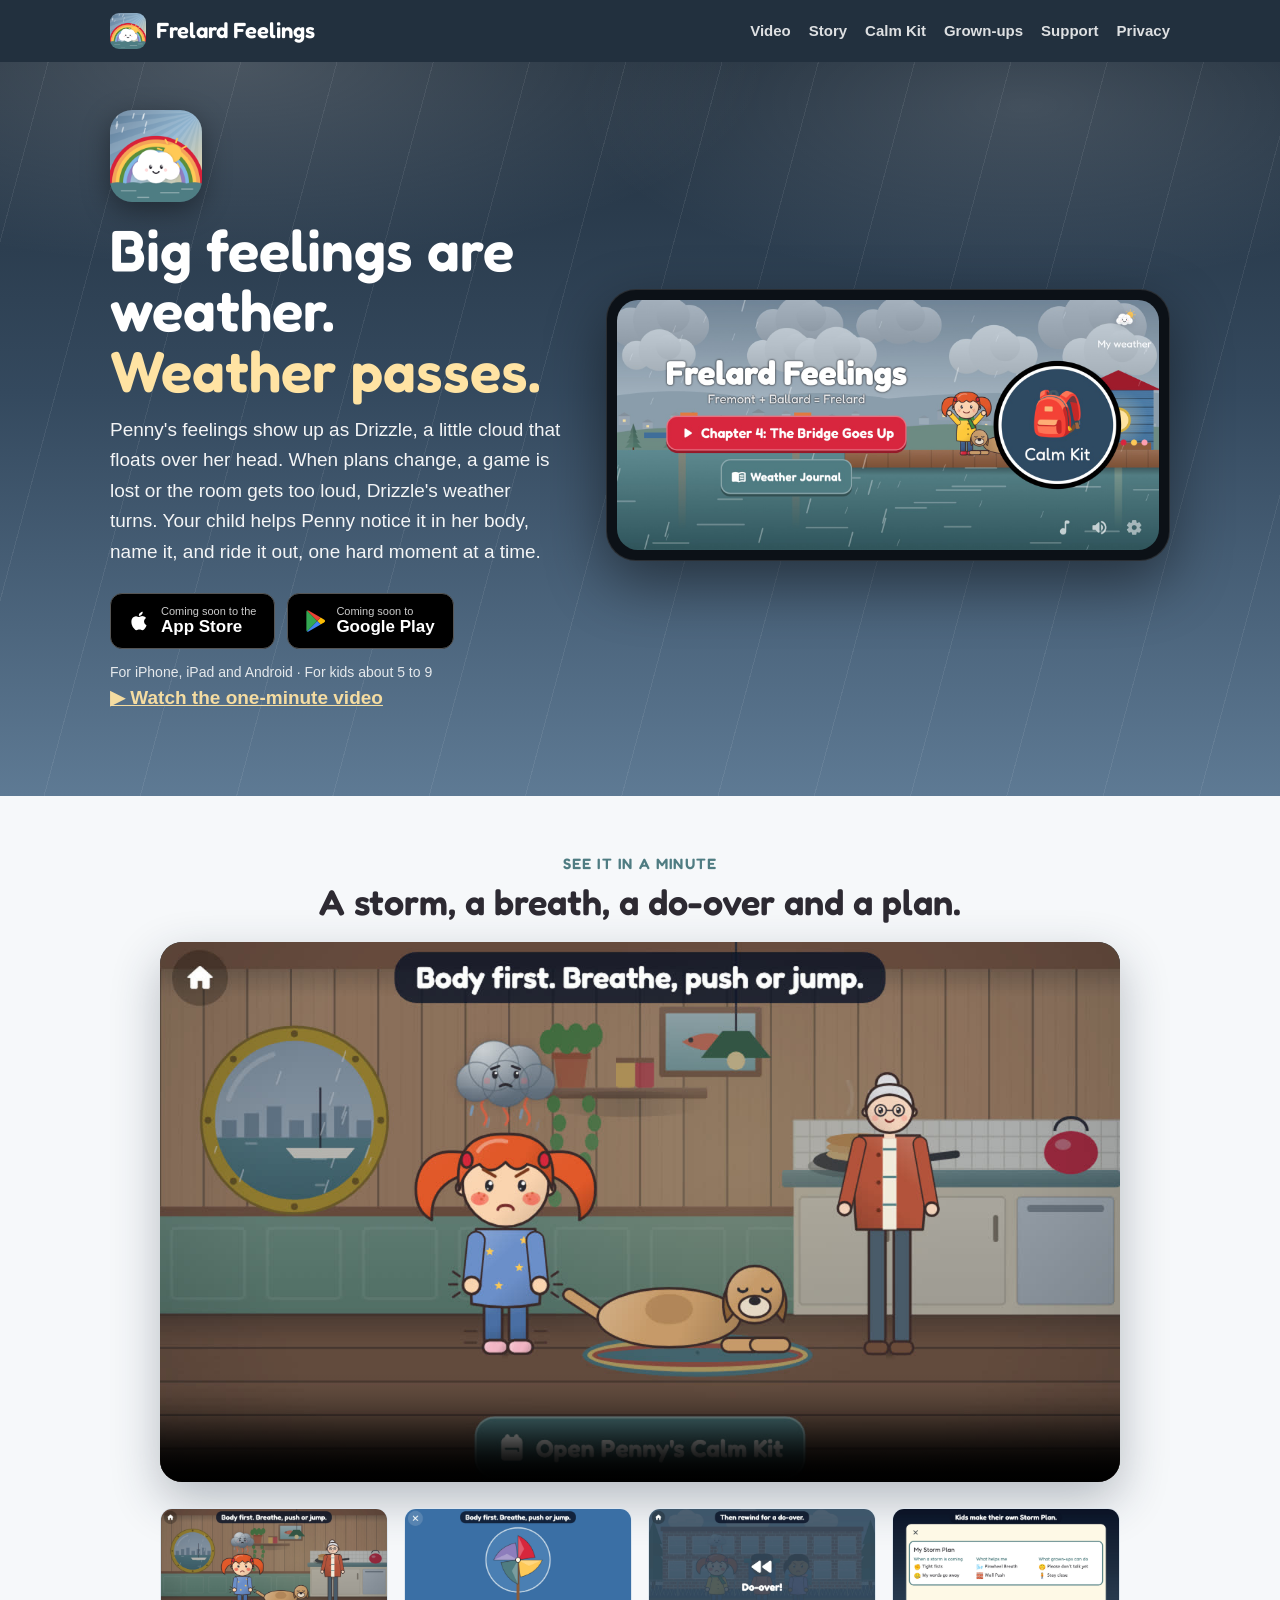
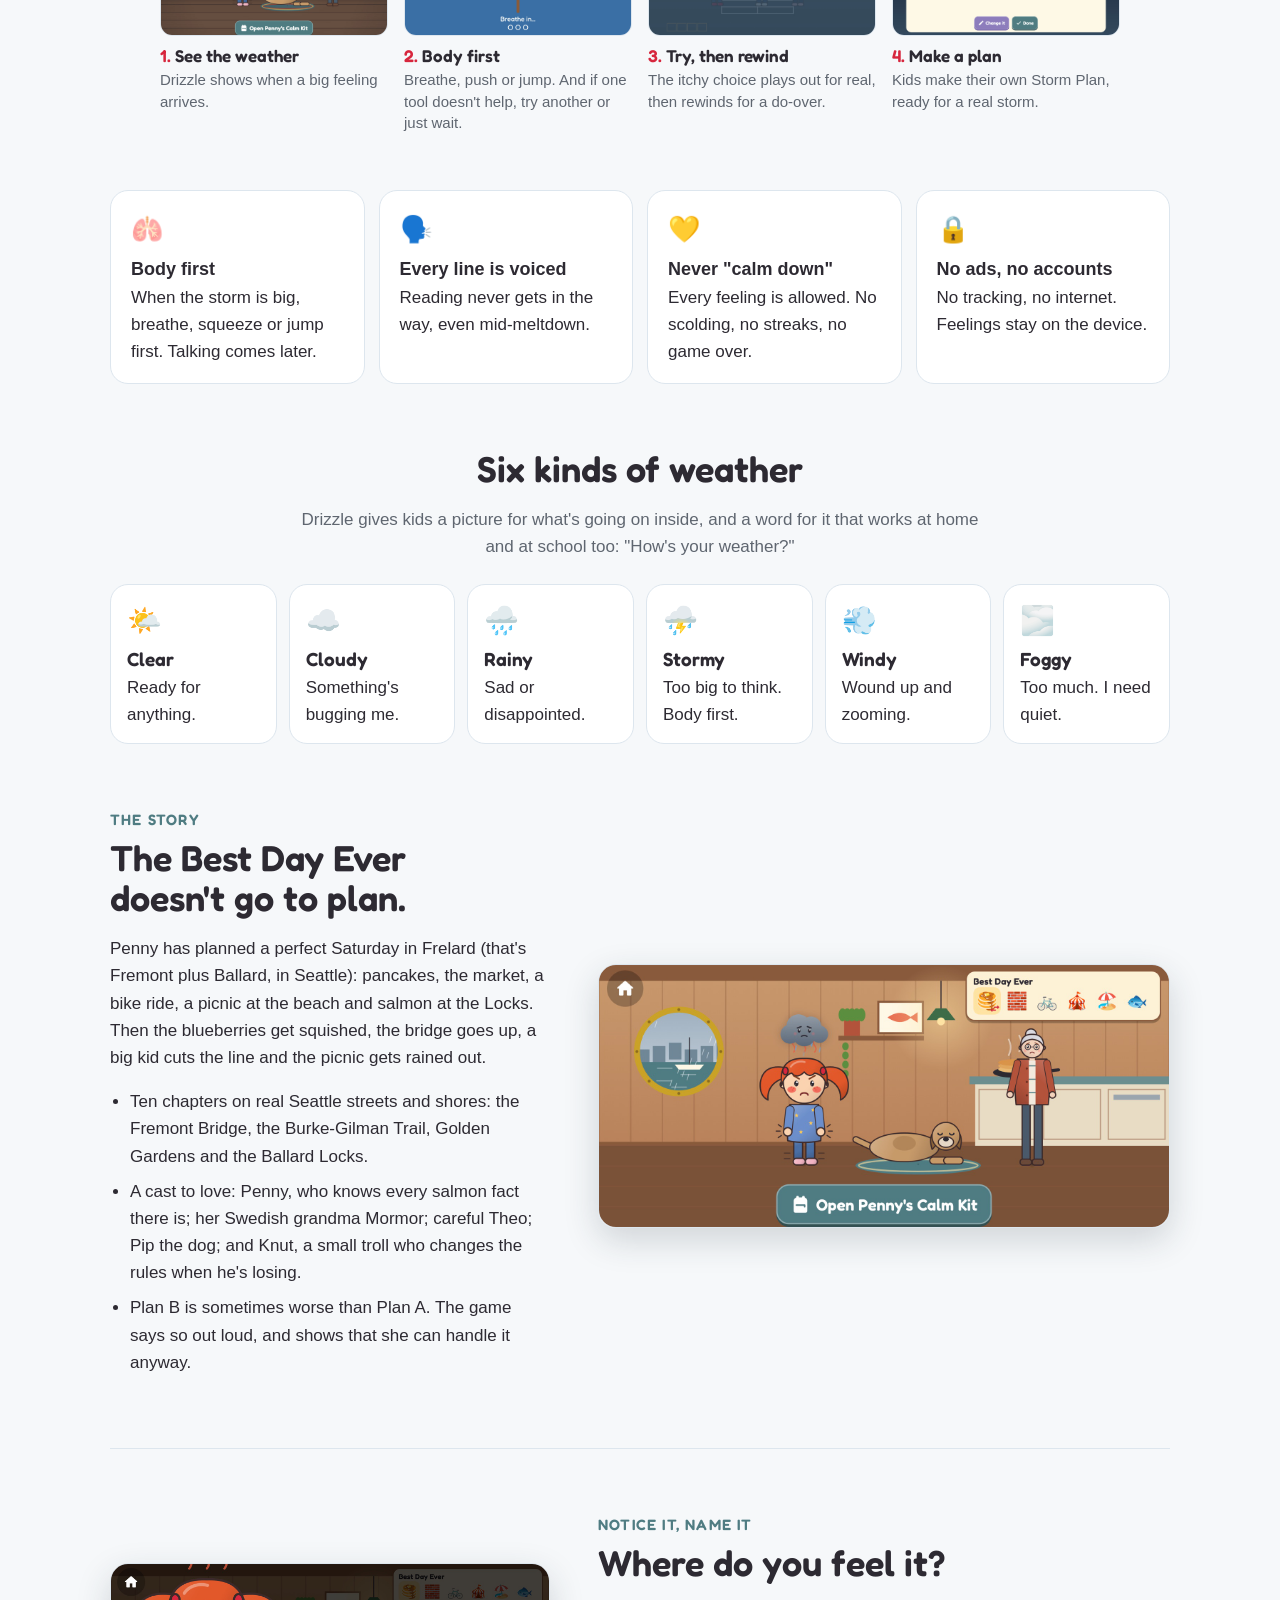
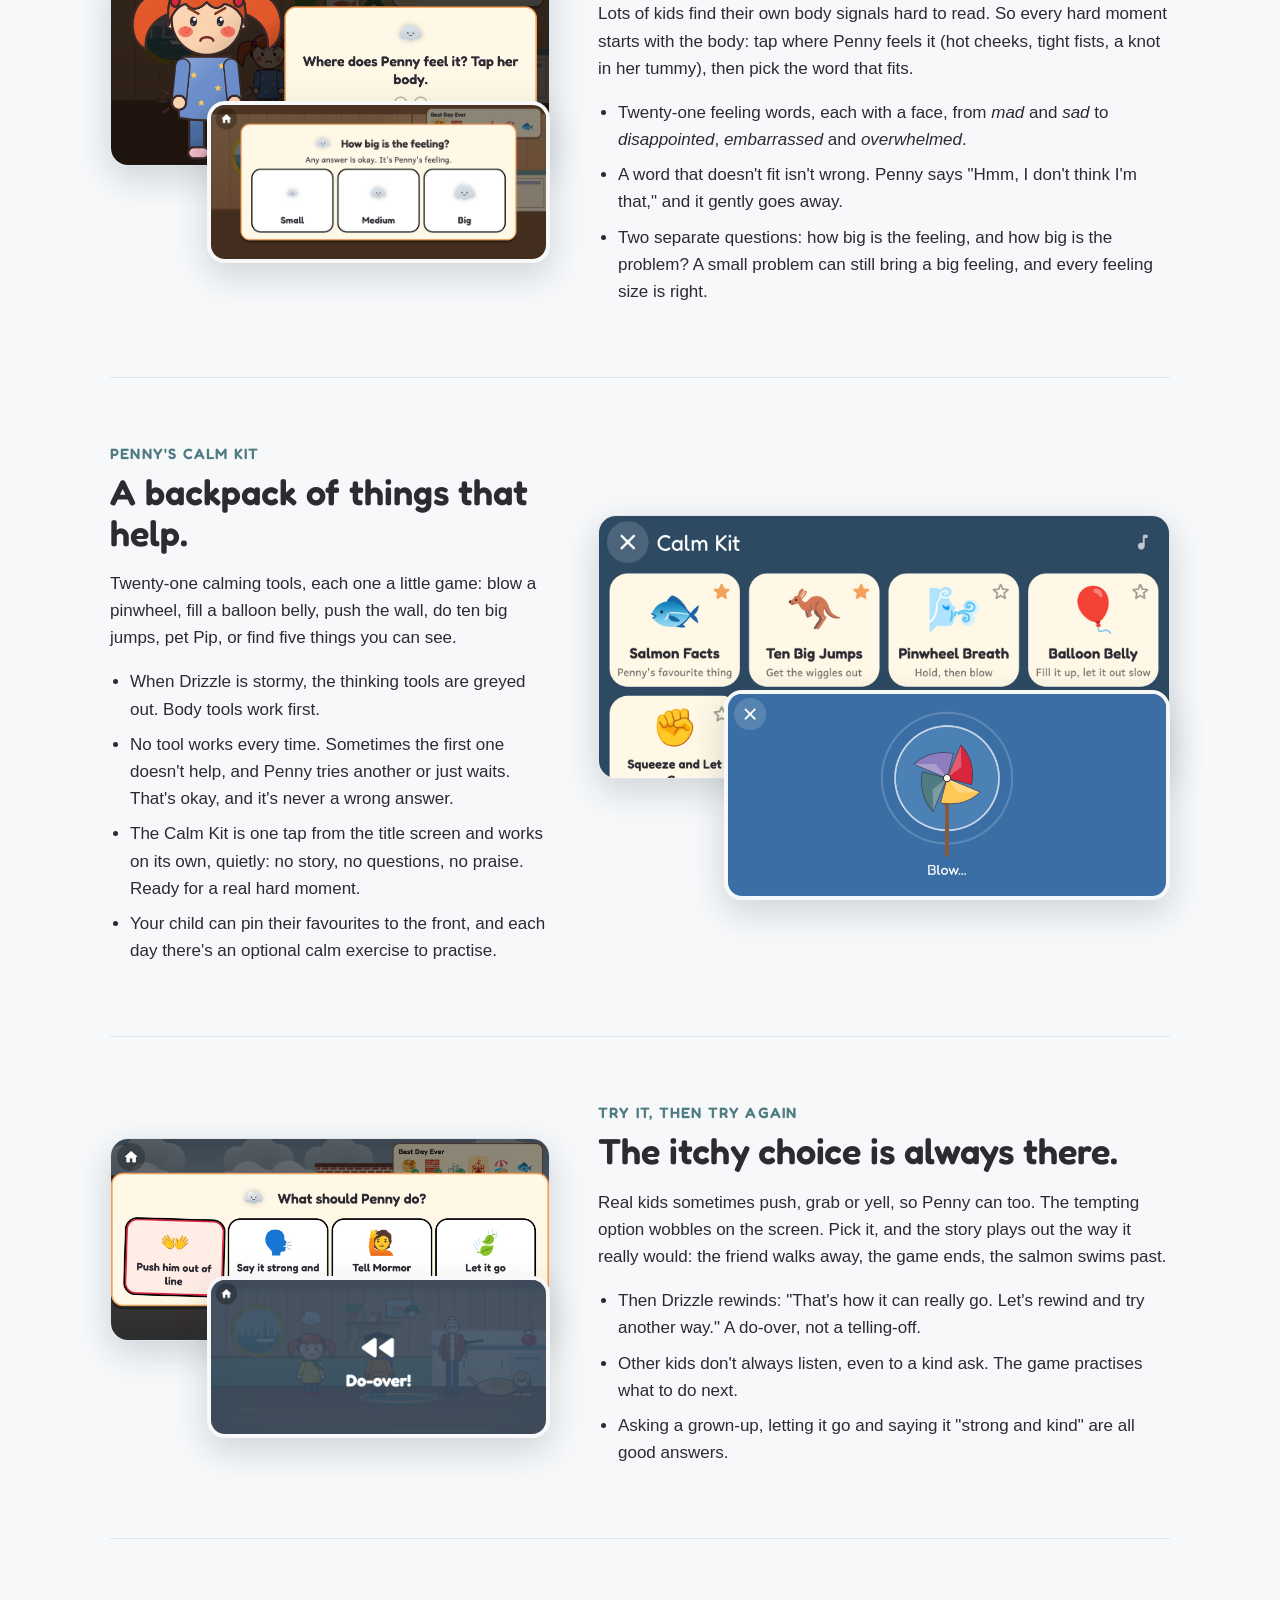
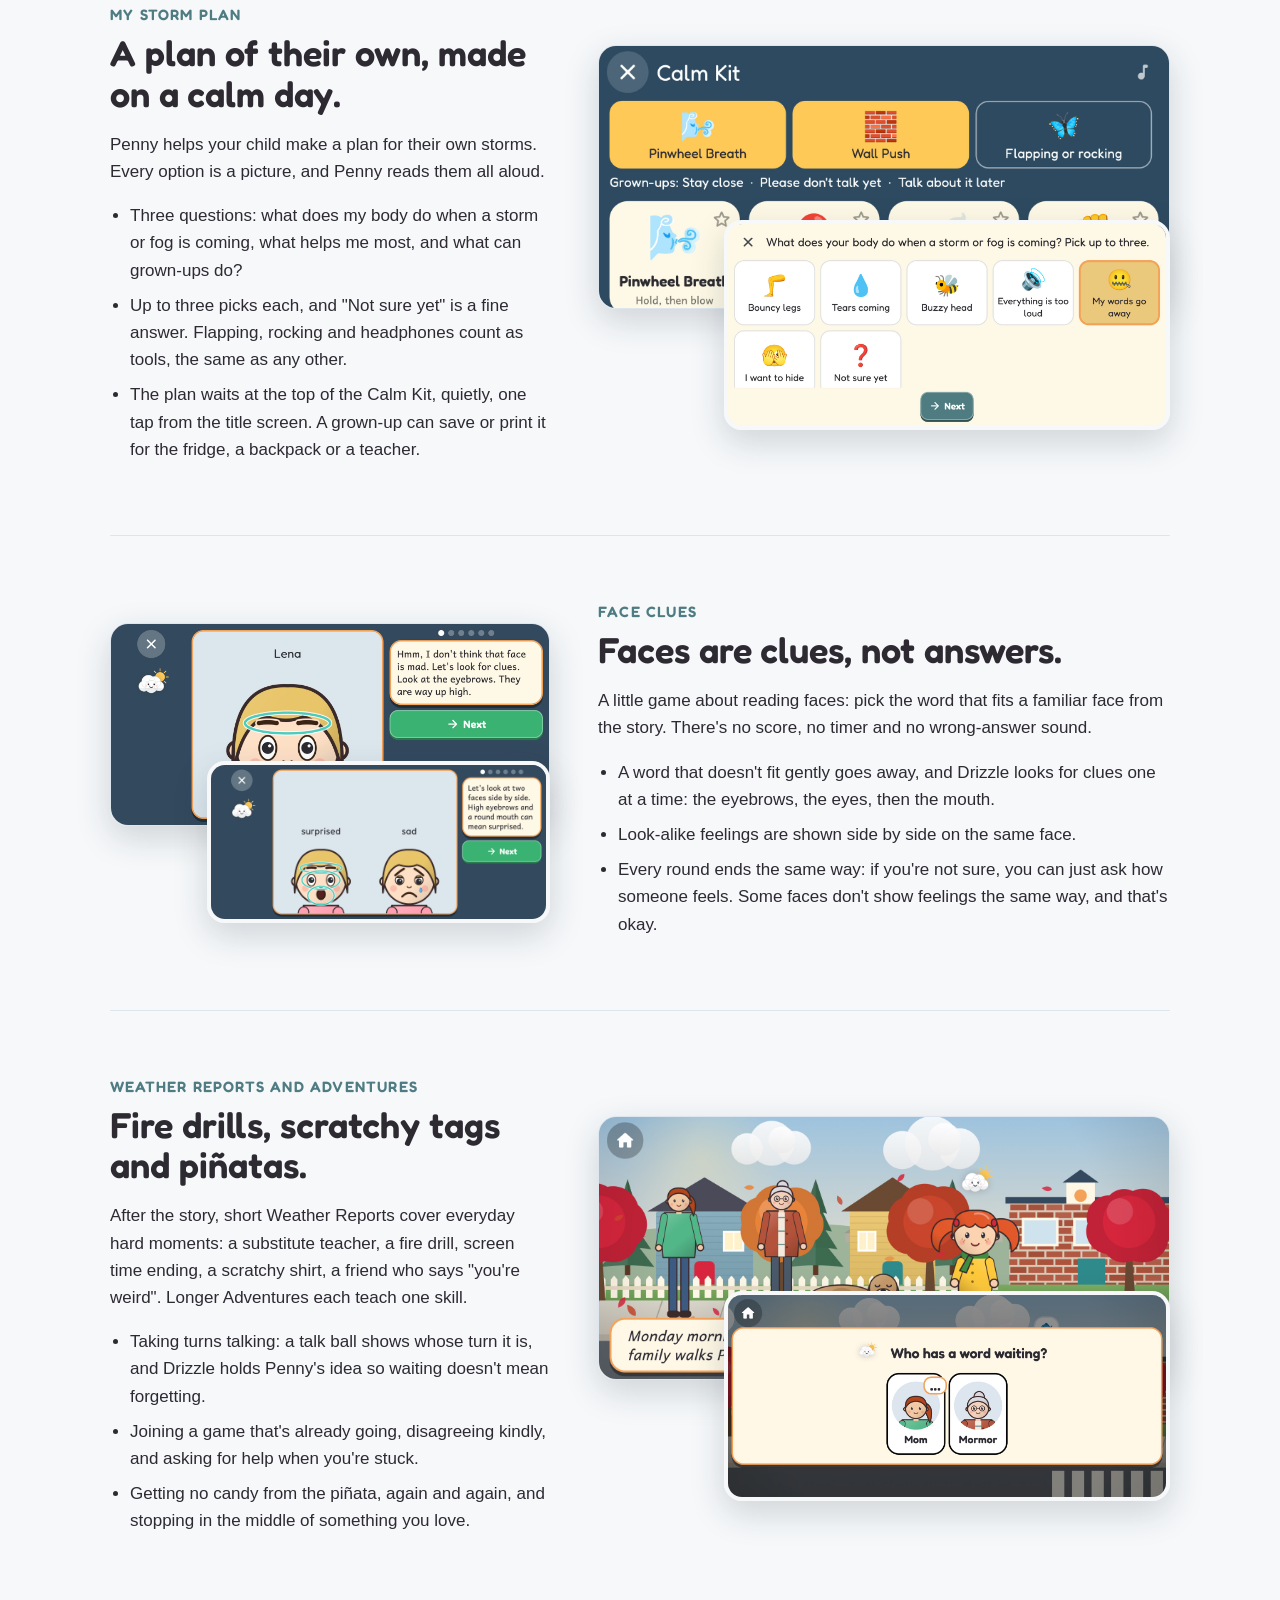
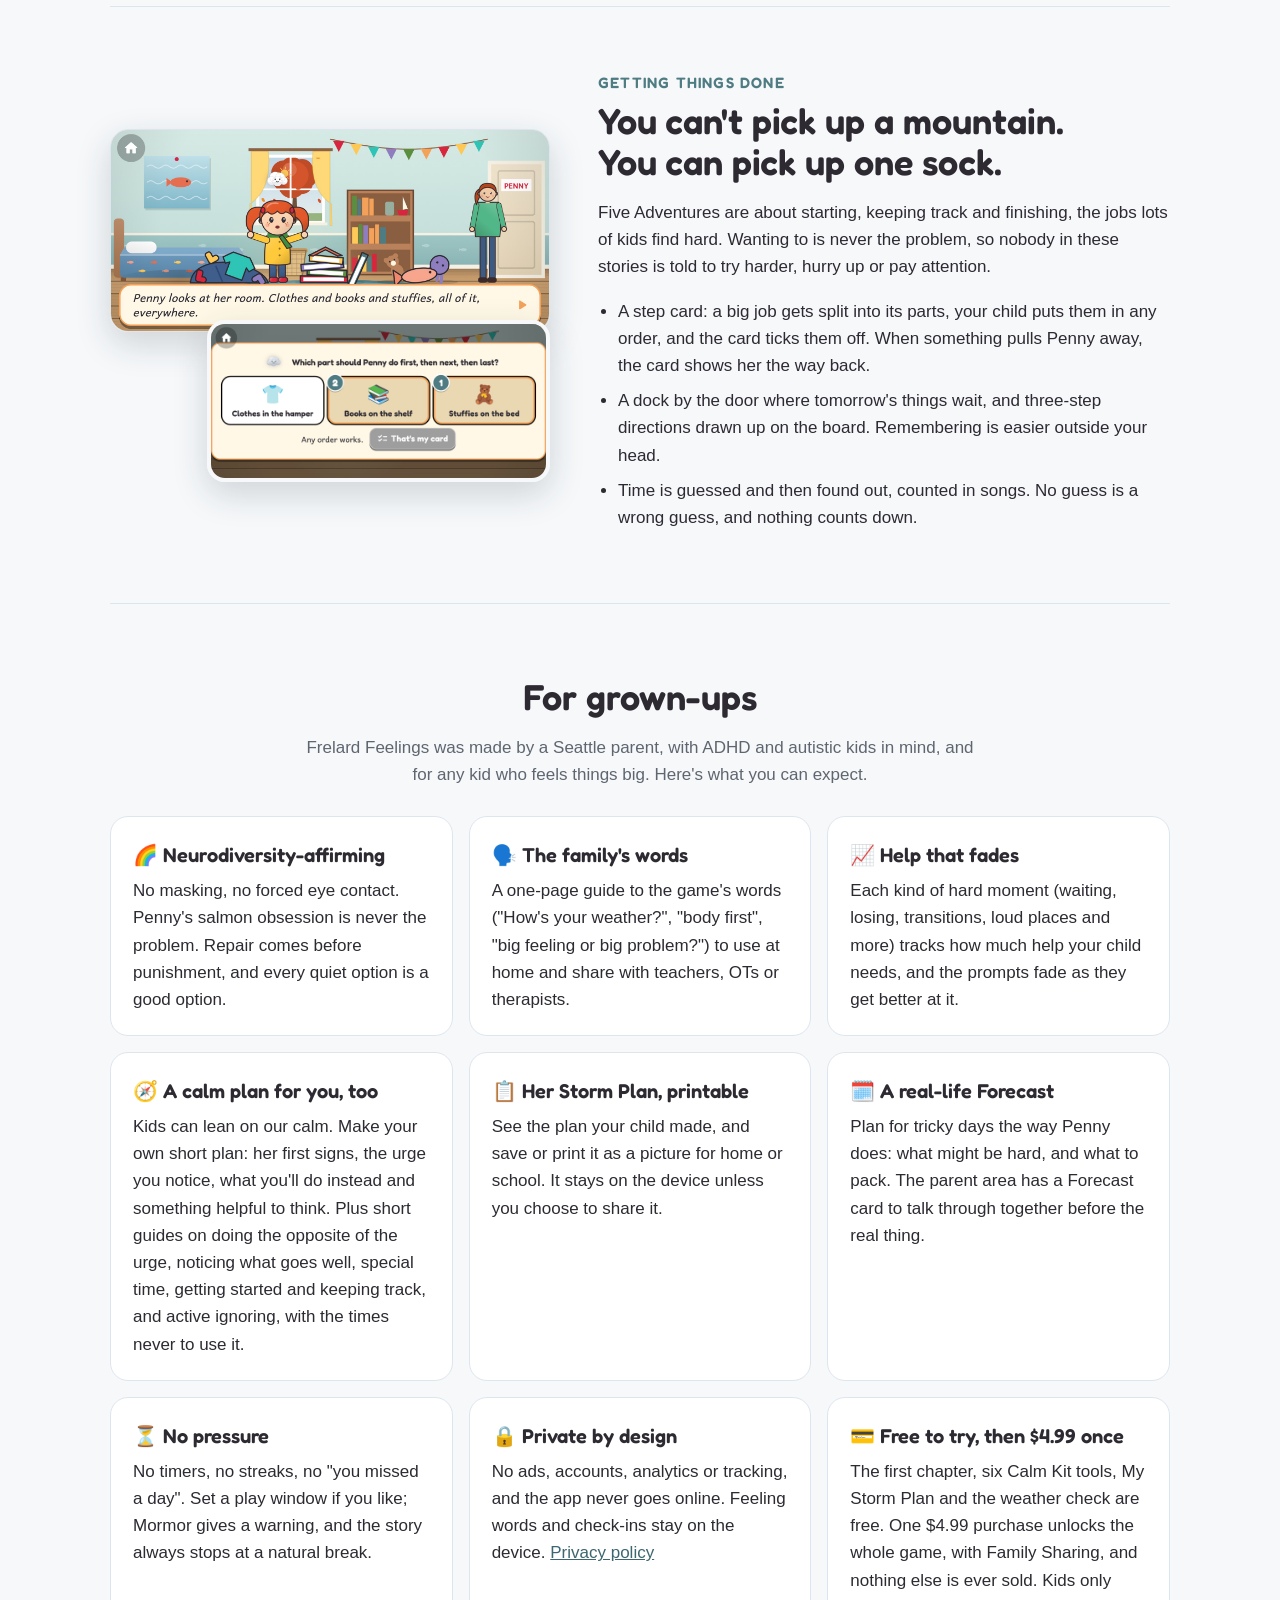
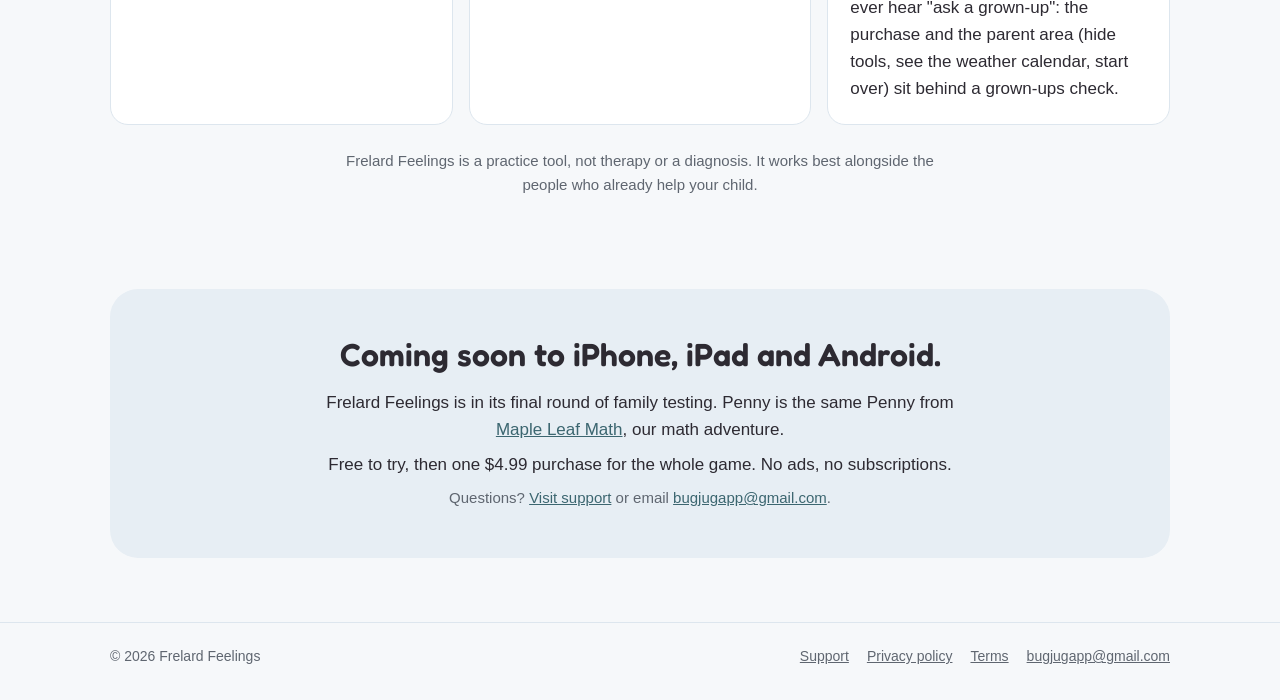
<file: index.html>
<!DOCTYPE html>
<html lang="en">
<head>
  <meta charset="utf-8">
  <meta name="viewport" content="width=device-width, initial-scale=1">
  <title>Frelard Feelings: A Story About Big Feelings</title>
  <meta name="description" content="A story game for kids about big feelings. Help Penny through plan changes, losing, waiting, loud places and friend trouble, with Drizzle, the little weather cloud that shows how she feels. Body first, then words. Kids make their own Storm Plan, and grown-ups get a calm plan too. Fully voiced, no ads, no accounts, no tracking. For iPhone, iPad and Android.">
  <meta property="og:title" content="Frelard Feelings: A Story About Big Feelings">
  <meta property="og:description" content="Penny's feelings show up as Drizzle, a little weather cloud. Help her notice, name and ride out big feelings, one hard moment at a time. Fully voiced, no ads, no tracking.">
  <meta property="og:image" content="https://frelardfeelings.github.io/img/og.jpg">
  <meta property="og:url" content="https://frelardfeelings.github.io/">
  <meta name="twitter:card" content="summary_large_image">
  <meta name="theme-color" content="#22303e">
  <link rel="icon" href="favicon.png">
  <link rel="apple-touch-icon" href="apple-touch-icon.png">
  <link rel="stylesheet" href="style.css">
</head>
<body>
<header class="bar">
  <div class="wrap">
    <a class="brand" href="./"><img src="img/icon.png" alt="">Frelard Feelings</a>
    <nav>
      <a class="wide" href="#video">Video</a>
      <a class="wide" href="#story">Story</a>
      <a class="wide" href="#calm">Calm Kit</a>
      <a class="wide" href="#grownups">Grown-ups</a>
      <a href="support.html">Support</a>
      <a href="privacy.html">Privacy</a>
    </nav>
  </div>
</header>

<section class="hero">
  <div class="wrap">
    <div>
      <img class="hero-icon" src="img/icon.png" alt="Frelard Feelings app icon">
      <h1>Big feelings are weather.<br><em>Weather passes.</em></h1>
      <p>Penny's feelings show up as Drizzle, a little cloud that floats over her head. When plans
        change, a game is lost or the room gets too loud, Drizzle's weather turns. Your child helps
        Penny notice it in her body, name it, and ride it out, one hard moment at a time.</p>
      <div class="cta">
        <span class="badge" aria-label="Coming soon to the App Store">
          <svg width="22" height="22" viewBox="0 0 24 24" aria-hidden="true"><path fill="currentColor" d="M16.4 12.6c0-2.6 2.1-3.8 2.2-3.9-1.2-1.8-3.1-2-3.7-2-1.6-.2-3.1.9-3.9.9-.8 0-2-.9-3.3-.9-1.7 0-3.3 1-4.2 2.5-1.8 3.1-.5 7.7 1.3 10.2.9 1.2 1.9 2.6 3.2 2.6 1.3-.1 1.8-.8 3.3-.8 1.6 0 2 .8 3.3.8 1.4 0 2.3-1.3 3.1-2.5 1-1.4 1.4-2.8 1.4-2.9 0 0-2.7-1-2.7-4zM13.9 5c.7-.9 1.2-2 1-3.2-1 0-2.3.7-3 1.6-.7.8-1.2 2-1.1 3.1 1.2.1 2.3-.6 3.1-1.5z"/></svg>
          <span><small>Coming soon to the</small>App Store</span>
        </span>
        <span class="badge" aria-label="Coming soon to Google Play">
          <svg width="20" height="22" viewBox="0 0 20 22" aria-hidden="true"><path fill="#34a853" d="M1 .6 11.3 11 1 21.4c-.4-.2-.6-.6-.6-1.1V1.7C.4 1.2.6.8 1 .6z"/><path fill="#fbbc04" d="m14.7 7.6 3.6 2.1c1 .6 1 2 0 2.6l-3.6 2.1-3.4-3.4z"/><path fill="#4285f4" d="M11.3 11 14.7 14.4 2.5 21.4c-.5.3-1 .3-1.5 0z"/><path fill="#ea4335" d="M1 .6c.5-.3 1-.3 1.5 0l12.2 7-3.4 3.4z"/></svg>
          <span><small>Coming soon to</small>Google Play</span>
        </span>
        <span class="note">For iPhone, iPad and Android · For kids about 5 to 9</span>
      </div>
      <p class="watch"><a href="#video">▶ Watch the one-minute video</a></p>
    </div>
    <div class="device"><img src="img/title.jpg" alt="The title screen: Penny and Pip on the houseboat dock in the rain, with a big Calm Kit button"></div>
  </div>
</section>

<main class="wrap">
  <section class="ad" id="video" aria-labelledby="ad-title">
    <div class="ad-head">
      <p class="kicker">See it in a minute</p>
      <h2 id="ad-title">A storm, a breath, a do-over and a plan.</h2>
    </div>
    <video controls playsinline preload="none" poster="img/ad-poster.jpg" width="1280" height="720"
      aria-label="A one-minute Frelard Feelings video. Penny's salmon cup is dirty and Drizzle turns stormy. She breathes with the pinwheel, and when one tool doesn't help, she tries another and the storm passes. At four square she tries the itchy choice, kicks the ball away, then rewinds for a do-over. Then a child makes their own Storm Plan, which waits in the Calm Kit, and a grown-up picks their own calm plan.">
      <source src="video/frelard-feelings.mp4" type="video/mp4">
    </video>
    <ol class="steps">
      <li><img src="img/ad-step1.jpg" alt="Penny with tight fists and Drizzle stormy over her head, with a button to open the Calm Kit" loading="lazy">
        <strong>See the weather</strong>Drizzle shows when a big feeling arrives.</li>
      <li><img src="img/ad-step2.jpg" alt="Pinwheel Breath: breathe in, then blow" loading="lazy">
        <strong>Body first</strong>Breathe, push or jump. And if one tool doesn't help, try another or just wait.</li>
      <li><img src="img/ad-step3.jpg" alt="The Do-over card rewinding the scene" loading="lazy">
        <strong>Try, then rewind</strong>The itchy choice plays out for real, then rewinds for a do-over.</li>
      <li><img src="img/ad-step4.jpg" alt="My Storm Plan: when a storm is coming, what helps me and what grown-ups can do" loading="lazy">
        <strong>Make a plan</strong>Kids make their own Storm Plan, ready for a real storm.</li>
    </ol>
  </section>

  <ul class="pills">
    <li><span class="e">🫁</span><strong>Body first</strong>When the storm is big, breathe, squeeze or jump first. Talking comes later.</li>
    <li><span class="e">🗣️</span><strong>Every line is voiced</strong>Reading never gets in the way, even mid-meltdown.</li>
    <li><span class="e">💛</span><strong>Never "calm down"</strong>Every feeling is allowed. No scolding, no streaks, no game over.</li>
    <li><span class="e">🔒</span><strong>No ads, no accounts</strong>No tracking, no internet. Feelings stay on the device.</li>
  </ul>

  <section class="weathers" aria-labelledby="weathers-h">
    <h2 id="weathers-h">Six kinds of weather</h2>
    <p>Drizzle gives kids a picture for what's going on inside, and a word for it that works at
      home and at school too: "How's your weather?"</p>
    <ul>
      <li><span class="e">🌤️</span><strong>Clear</strong>Ready for anything.</li>
      <li><span class="e">☁️</span><strong>Cloudy</strong>Something's bugging me.</li>
      <li><span class="e">🌧️</span><strong>Rainy</strong>Sad or disappointed.</li>
      <li><span class="e">⛈️</span><strong>Stormy</strong>Too big to think. Body first.</li>
      <li><span class="e">💨</span><strong>Windy</strong>Wound up and zooming.</li>
      <li><span class="e">🌫️</span><strong>Foggy</strong>Too much. I need quiet.</li>
    </ul>
  </section>

  <div class="feature" id="story">
    <div>
      <p class="kicker">The story</p>
      <h2>The Best Day Ever<br>doesn't go to plan.</h2>
      <p>Penny has planned a perfect Saturday in Frelard (that's Fremont plus Ballard, in Seattle):
        pancakes, the market, a bike ride, a picnic at the beach and salmon at the Locks. Then the
        blueberries get squished, the bridge goes up, a big kid cuts the line and the picnic gets
        rained out.</p>
      <ul>
        <li>Ten chapters on real Seattle streets and shores: the Fremont Bridge, the Burke-Gilman
          Trail, Golden Gardens and the Ballard Locks.</li>
        <li>A cast to love: Penny, who knows every salmon fact there is; her Swedish grandma Mormor;
          careful Theo; Pip the dog; and Knut, a small troll who changes the rules when he's losing.</li>
        <li>Plan B is sometimes worse than Plan A. The game says so out loud, and shows that she can
          handle it anyway.</li>
      </ul>
    </div>
    <figure>
      <img class="shot" src="img/drizzle.jpg" alt="Penny in the houseboat kitchen with tight fists, and Drizzle stormy over her head" loading="lazy">
    </figure>
  </div>

  <div class="feature flip">
    <div>
      <p class="kicker">Notice it, name it</p>
      <h2>Where do you feel it?</h2>
      <p>Lots of kids find their own body signals hard to read. So every hard moment starts with the
        body: tap where Penny feels it (hot cheeks, tight fists, a knot in her tummy), then pick the
        word that fits.</p>
      <ul>
        <li>Twenty-one feeling words, each with a face, from <em>mad</em> and <em>sad</em> to
          <em>disappointed</em>, <em>embarrassed</em> and <em>overwhelmed</em>.</li>
        <li>A word that doesn't fit isn't wrong. Penny says "Hmm, I don't think I'm that," and it
          gently goes away.</li>
        <li>Two separate questions: how big is the feeling, and how big is the problem? A small
          problem can still bring a big feeling, and every feeling size is right.</li>
      </ul>
    </div>
    <figure>
      <img class="shot" src="img/notice.jpg" alt="The body map: where does Penny feel it? Tap her body" loading="lazy">
      <img class="shot small" src="img/size.jpg" alt="How big is the feeling? Small, medium or big" loading="lazy">
    </figure>
  </div>

  <div class="feature" id="calm">
    <div>
      <p class="kicker">Penny's Calm Kit</p>
      <h2>A backpack of things that help.</h2>
      <p>Twenty-one calming tools, each one a little game: blow a pinwheel, fill a balloon belly, push
        the wall, do ten big jumps, pet Pip, or find five things you can see.</p>
      <ul>
        <li>When Drizzle is stormy, the thinking tools are greyed out. Body tools work first.</li>
        <li>No tool works every time. Sometimes the first one doesn't help, and Penny tries another
          or just waits. That's okay, and it's never a wrong answer.</li>
        <li>The Calm Kit is one tap from the title screen and works on its own, quietly: no story,
          no questions, no praise. Ready for a real hard moment.</li>
        <li>Your child can pin their favourites to the front, and each day there's an optional calm
          exercise to practise.</li>
      </ul>
    </div>
    <figure>
      <img class="shot" src="img/kit.jpg" alt="The Calm Kit: Salmon Facts, Ten Big Jumps, Pinwheel Breath, Balloon Belly and more" loading="lazy">
      <img class="shot small" src="img/pinwheel.jpg" alt="Pinwheel Breath: hold to breathe in, let go to blow" loading="lazy">
    </figure>
  </div>

  <div class="feature flip">
    <div>
      <p class="kicker">Try it, then try again</p>
      <h2>The itchy choice is always there.</h2>
      <p>Real kids sometimes push, grab or yell, so Penny can too. The tempting option wobbles on the
        screen. Pick it, and the story plays out the way it really would: the friend walks away, the
        game ends, the salmon swims past.</p>
      <ul>
        <li>Then Drizzle rewinds: "That's how it can really go. Let's rewind and try another way."
          A do-over, not a telling-off.</li>
        <li>Other kids don't always listen, even to a kind ask. The game practises what to do next.</li>
        <li>Asking a grown-up, letting it go and saying it "strong and kind" are all good answers.</li>
      </ul>
    </div>
    <figure>
      <img class="shot" src="img/itchy.jpg" alt="What should Penny do? Push him out of line, which wobbles, say it strong and kind, tell Mormor, or let it go" loading="lazy">
      <img class="shot small" src="img/rewind.jpg" alt="The Do-over card rewinding the scene" loading="lazy">
    </figure>
  </div>

  <div class="feature" id="plan">
    <div>
      <p class="kicker">My Storm Plan</p>
      <h2>A plan of their own, made on a calm day.</h2>
      <p>Penny helps your child make a plan for their own storms. Every option is a picture, and
        Penny reads them all aloud.</p>
      <ul>
        <li>Three questions: what does my body do when a storm or fog is coming, what helps me most,
          and what can grown-ups do?</li>
        <li>Up to three picks each, and "Not sure yet" is a fine answer. Flapping, rocking and
          headphones count as tools, the same as any other.</li>
        <li>The plan waits at the top of the Calm Kit, quietly, one tap from the title screen. A
          grown-up can save or print it for the fridge, a backpack or a teacher.</li>
      </ul>
    </div>
    <figure>
      <img class="shot" src="img/plan-kit.jpg" alt="The Calm Kit with the plan at the top: Pinwheel Breath and Wall Push, and Grown-ups: Please don't talk yet, Stay close" loading="lazy">
      <img class="shot small" src="img/plan-signs.jpg" alt="What does your body do when a storm or fog is coming? Picture choices like Tight fists and My words go away" loading="lazy">
    </figure>
  </div>

  <div class="feature flip">
    <div>
      <p class="kicker">Face Clues</p>
      <h2>Faces are clues, not answers.</h2>
      <p>A little game about reading faces: pick the word that fits a familiar face from the story.
        There's no score, no timer and no wrong-answer sound.</p>
      <ul>
        <li>A word that doesn't fit gently goes away, and Drizzle looks for clues one at a time:
          the eyebrows, the eyes, then the mouth.</li>
        <li>Look-alike feelings are shown side by side on the same face.</li>
        <li>Every round ends the same way: if you're not sure, you can just ask how someone feels.
          Some faces don't show feelings the same way, and that's okay.</li>
      </ul>
    </div>
    <figure>
      <img class="shot" src="img/faces-clue.jpg" alt="Face Clues: Lena with her eyebrows circled. Hmm, I don't think that face is mad. Let's look for clues." loading="lazy">
      <img class="shot small" src="img/faces-compare.jpg" alt="Two feelings side by side on the same face" loading="lazy">
    </figure>
  </div>

  <div class="feature">
    <div>
      <p class="kicker">Weather Reports and Adventures</p>
      <h2>Fire drills, scratchy tags and piñatas.</h2>
      <p>After the story, short Weather Reports cover everyday hard moments: a substitute teacher, a
        fire drill, screen time ending, a scratchy shirt, a friend who says "you're weird". Longer
        Adventures each teach one skill.</p>
      <ul>
        <li>Taking turns talking: a talk ball shows whose turn it is, and Drizzle holds Penny's idea
          so waiting doesn't mean forgetting.</li>
        <li>Joining a game that's already going, disagreeing kindly, and asking for help when you're stuck.</li>
        <li>Getting no candy from the piñata, again and again, and stopping in the middle of
          something you love.</li>
      </ul>
    </div>
    <figure>
      <img class="shot" src="img/walk.jpg" alt="The Walk to School: Mom, Mormor, Pip and Penny on a leafy autumn street" loading="lazy">
      <img class="shot small" src="img/pass.jpg" alt="Who has a word waiting? Pass the talk ball to Mom or Mormor" loading="lazy">
    </figure>
  </div>

  <div class="feature flip">
    <div>
      <p class="kicker">Getting things done</p>
      <h2>You can't pick up a mountain.<br>You can pick up one sock.</h2>
      <p>Five Adventures are about starting, keeping track and finishing, the jobs lots of kids
        find hard. Wanting to is never the problem, so nobody in these stories is told to try
        harder, hurry up or pay attention.</p>
      <ul>
        <li>A step card: a big job gets split into its parts, your child puts them in any order,
          and the card ticks them off. When something pulls Penny away, the card shows her the way
          back.</li>
        <li>A dock by the door where tomorrow's things wait, and three-step directions drawn up
          on the board. Remembering is easier outside your head.</li>
        <li>Time is guessed and then found out, counted in songs. No guess is a wrong guess, and
          nothing counts down.</li>
      </ul>
    </div>
    <figure>
      <img class="shot" src="img/room.jpg" alt="The Messy Room: Penny looks at her room, with heaps of clothes, books and stuffies all over the floor" loading="lazy">
      <img class="shot small" style="margin-top:-6%" src="img/step-card.jpg" alt="The step card: which part should Penny do first, then next, then last? Stuffies on the bed is first and books on the shelf is second. Any order works." loading="lazy">
    </figure>
  </div>

  <section class="grownups" id="grownups">
    <h2>For grown-ups</h2>
    <p>Frelard Feelings was made by a Seattle parent, with ADHD and autistic kids in mind, and for any
      kid who feels things big. Here's what you can expect.</p>
    <div class="cards">
      <div class="card">
        <h3>🌈 Neurodiversity-affirming</h3>
        <p>No masking, no forced eye contact. Penny's salmon obsession is never the problem. Repair
          comes before punishment, and every quiet option is a good option.</p>
      </div>
      <div class="card">
        <h3>🗣️ The family's words</h3>
        <p>A one-page guide to the game's words ("How's your weather?", "body first", "big feeling
          or big problem?") to use at home and share with teachers, OTs or therapists.</p>
      </div>
      <div class="card">
        <h3>📈 Help that fades</h3>
        <p>Each kind of hard moment (waiting, losing, transitions, loud places and more) tracks how
          much help your child needs, and the prompts fade as they get better at it.</p>
      </div>
      <div class="card">
        <h3>🧭 A calm plan for you, too</h3>
        <p>Kids can lean on our calm. Make your own short plan: her first signs, the urge you notice,
          what you'll do instead and something helpful to think. Plus short guides on doing the
          opposite of the urge, noticing what goes well, special time, getting started and keeping
          track, and active ignoring, with the times never to use it.</p>
      </div>
      <div class="card">
        <h3>📋 Her Storm Plan, printable</h3>
        <p>See the plan your child made, and save or print it as a picture for home or school. It
          stays on the device unless you choose to share it.</p>
      </div>
      <div class="card">
        <h3>🗓️ A real-life Forecast</h3>
        <p>Plan for tricky days the way Penny does: what might be hard, and what to pack. The parent
          area has a Forecast card to talk through together before the real thing.</p>
      </div>
      <div class="card">
        <h3>⏳ No pressure</h3>
        <p>No timers, no streaks, no "you missed a day". Set a play window if you like; Mormor gives a
          warning, and the story always stops at a natural break.</p>
      </div>
      <div class="card">
        <h3>🔒 Private by design</h3>
        <p>No ads, accounts, analytics or tracking, and the app never goes online. Feeling words and
          check-ins stay on the device. <a href="privacy.html">Privacy policy</a></p>
      </div>
      <div class="card">
        <h3>💳 Free to try, then $4.99 once</h3>
        <p>The first chapter, six Calm Kit tools, My Storm Plan and the weather check are free.
          One $4.99 purchase unlocks the whole game, with Family Sharing, and nothing else is ever
          sold. Kids only ever hear "ask a grown-up": the purchase and the parent area (hide tools,
          see the weather calendar, start over) sit behind a grown-ups check.</p>
      </div>
    </div>
    <p class="meta" style="text-align:center;margin-top:24px">Frelard Feelings is a practice tool,
      not therapy or a diagnosis. It works best alongside the people who already help your child.</p>
  </section>

  <div class="closing">
    <h2>Coming soon to iPhone, iPad and Android.</h2>
    <p>Frelard Feelings is in its final round of family testing. Penny is the same Penny from
      <a href="https://mapleleafmath.github.io/">Maple Leaf Math</a>, our math adventure.</p>
    <p>Free to try, then one $4.99 purchase for the whole game. No ads, no subscriptions.</p>
    <p class="meta">Questions? <a href="support.html">Visit support</a> or email
      <a href="mailto:bugjugapp@gmail.com">bugjugapp@gmail.com</a>.</p>
  </div>
</main>

<footer>
  <div class="wrap">
    <span>© 2026 Frelard Feelings</span>
    <nav>
      <a href="support.html">Support</a>
      <a href="privacy.html">Privacy policy</a>
      <a href="support.html#terms">Terms</a>
      <a href="mailto:bugjugapp@gmail.com">bugjugapp@gmail.com</a>
    </nav>
  </div>
</footer>
</body>
</html>
</file>
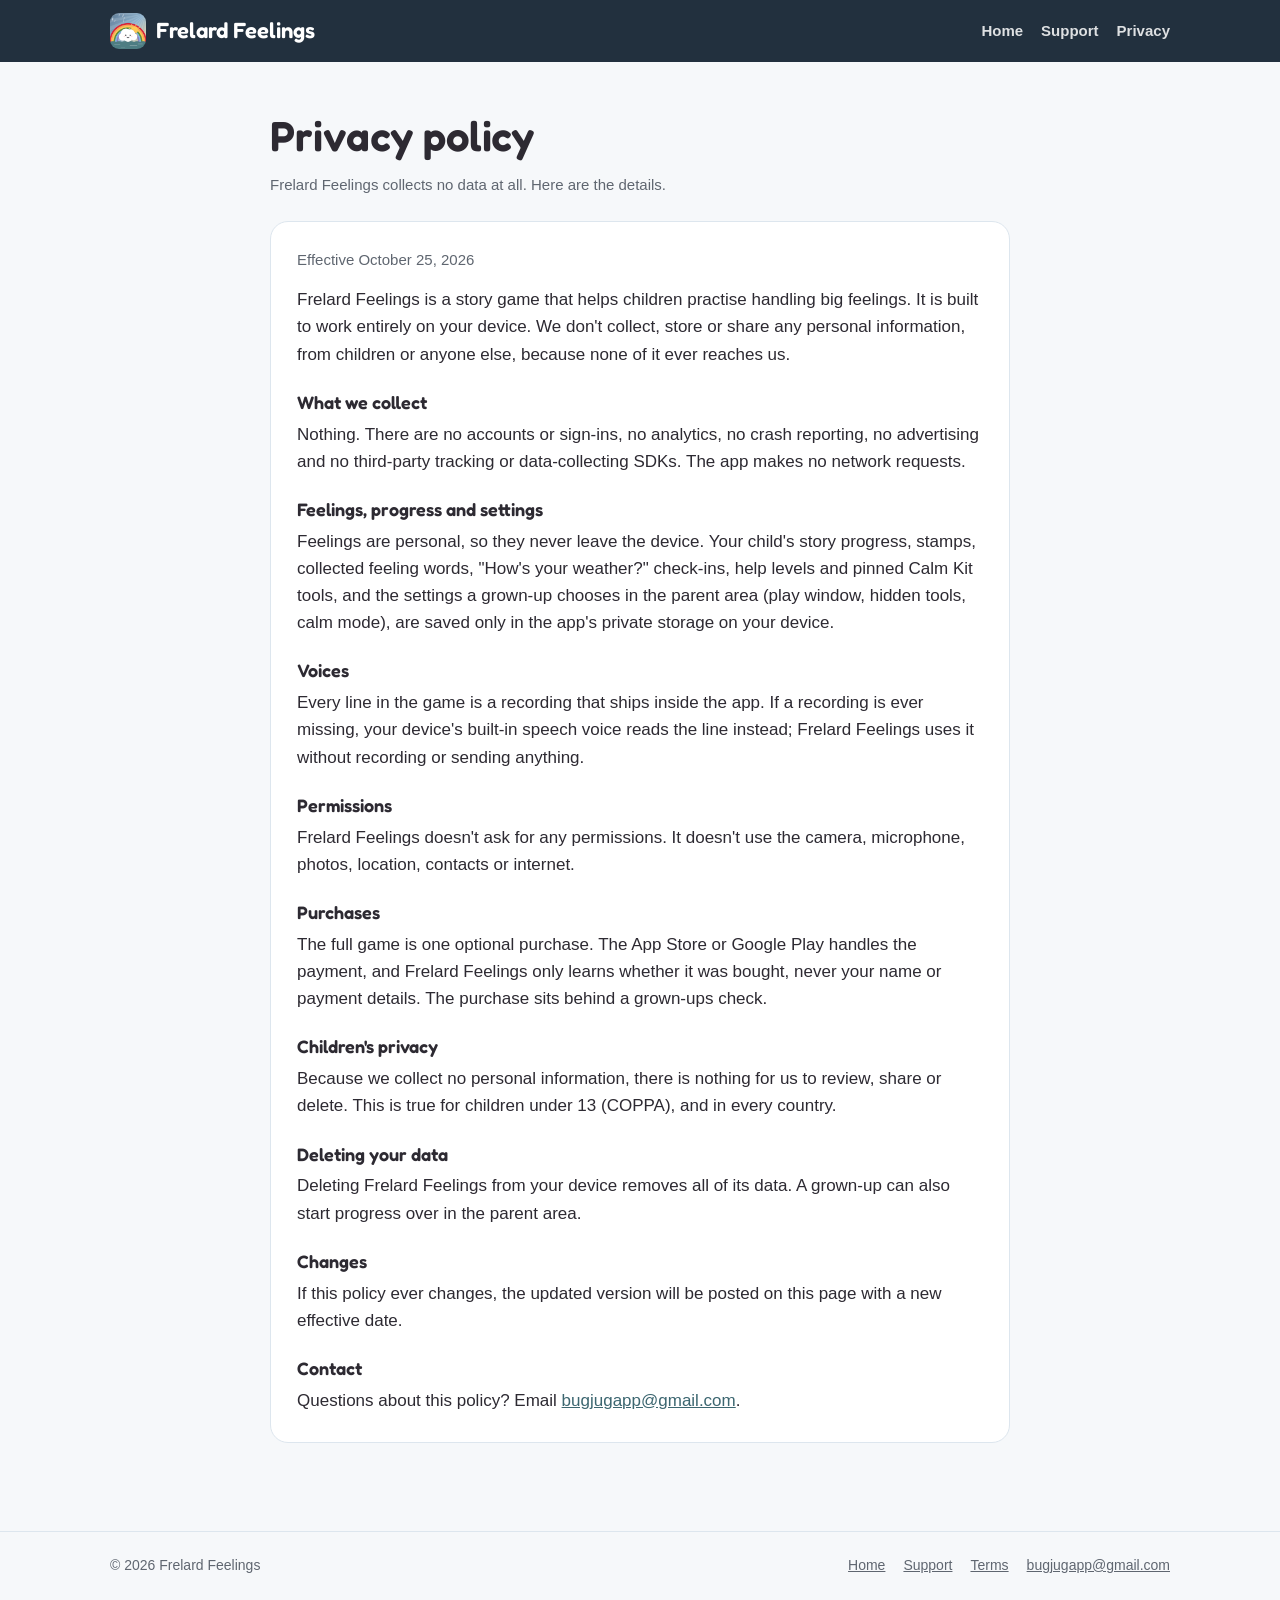
<file: privacy.html>
<!DOCTYPE html>
<html lang="en">
<head>
  <meta charset="utf-8">
  <meta name="viewport" content="width=device-width, initial-scale=1">
  <title>Frelard Feelings Privacy Policy</title>
  <meta name="description" content="Frelard Feelings' privacy policy: no data collected, no accounts, no ads, no tracking. The app never goes online, and feelings stay on your device.">
  <meta name="theme-color" content="#22303e">
  <link rel="icon" href="favicon.png">
  <link rel="apple-touch-icon" href="apple-touch-icon.png">
  <link rel="stylesheet" href="style.css">
</head>
<body>
<header class="bar">
  <div class="wrap">
    <a class="brand" href="./"><img src="img/icon.png" alt="">Frelard Feelings</a>
    <nav>
      <a class="wide" href="./">Home</a>
      <a href="support.html">Support</a>
      <a href="privacy.html">Privacy</a>
    </nav>
  </div>
</header>
<main class="doc">
  <h1>Privacy policy</h1>
  <p class="meta">Frelard Feelings collects no data at all. Here are the details.</p>

  <section id="privacy">
    <p class="meta">Effective October 25, 2026</p>
    <p>Frelard Feelings is a story game that helps children practise handling big feelings. It is
      built to work entirely on your device. We don't collect, store or share any personal
      information, from children or anyone else, because none of it ever reaches us.</p>

    <h3>What we collect</h3>
    <p>Nothing. There are no accounts or sign-ins, no analytics, no crash reporting, no advertising
      and no third-party tracking or data-collecting SDKs. The app makes no network requests.</p>

    <h3>Feelings, progress and settings</h3>
    <p>Feelings are personal, so they never leave the device. Your child's story progress, stamps,
      collected feeling words, "How's your weather?" check-ins, help levels and pinned Calm Kit
      tools, and the settings a grown-up chooses in the parent area (play window, hidden tools,
      calm mode), are saved only in the app's private storage on your device.</p>

    <h3>Voices</h3>
    <p>Every line in the game is a recording that ships inside the app. If a recording is ever
      missing, your device's built-in speech voice reads the line instead; Frelard Feelings uses it
      without recording or sending anything.</p>

    <h3>Permissions</h3>
    <p>Frelard Feelings doesn't ask for any permissions. It doesn't use the camera, microphone,
      photos, location, contacts or internet.</p>

    <h3>Purchases</h3>
    <p>The full game is one optional purchase. The App Store or Google Play handles the payment, and
      Frelard Feelings only learns whether it was bought, never your name or payment details. The
      purchase sits behind a grown-ups check.</p>

    <h3>Children's privacy</h3>
    <p>Because we collect no personal information, there is nothing for us to review, share or
      delete. This is true for children under 13 (COPPA), and in every country.</p>

    <h3>Deleting your data</h3>
    <p>Deleting Frelard Feelings from your device removes all of its data. A grown-up can also start
      progress over in the parent area.</p>

    <h3>Changes</h3>
    <p>If this policy ever changes, the updated version will be posted on this page with a new
      effective date.</p>

    <h3>Contact</h3>
    <p>Questions about this policy? Email <a href="mailto:bugjugapp@gmail.com">bugjugapp@gmail.com</a>.</p>
  </section>
</main>
<footer>
  <div class="wrap">
    <span>© 2026 Frelard Feelings</span>
    <nav>
      <a href="./">Home</a>
      <a href="support.html">Support</a>
      <a href="support.html#terms">Terms</a>
      <a href="mailto:bugjugapp@gmail.com">bugjugapp@gmail.com</a>
    </nav>
  </div>
</footer>
</body>
</html>
</file>
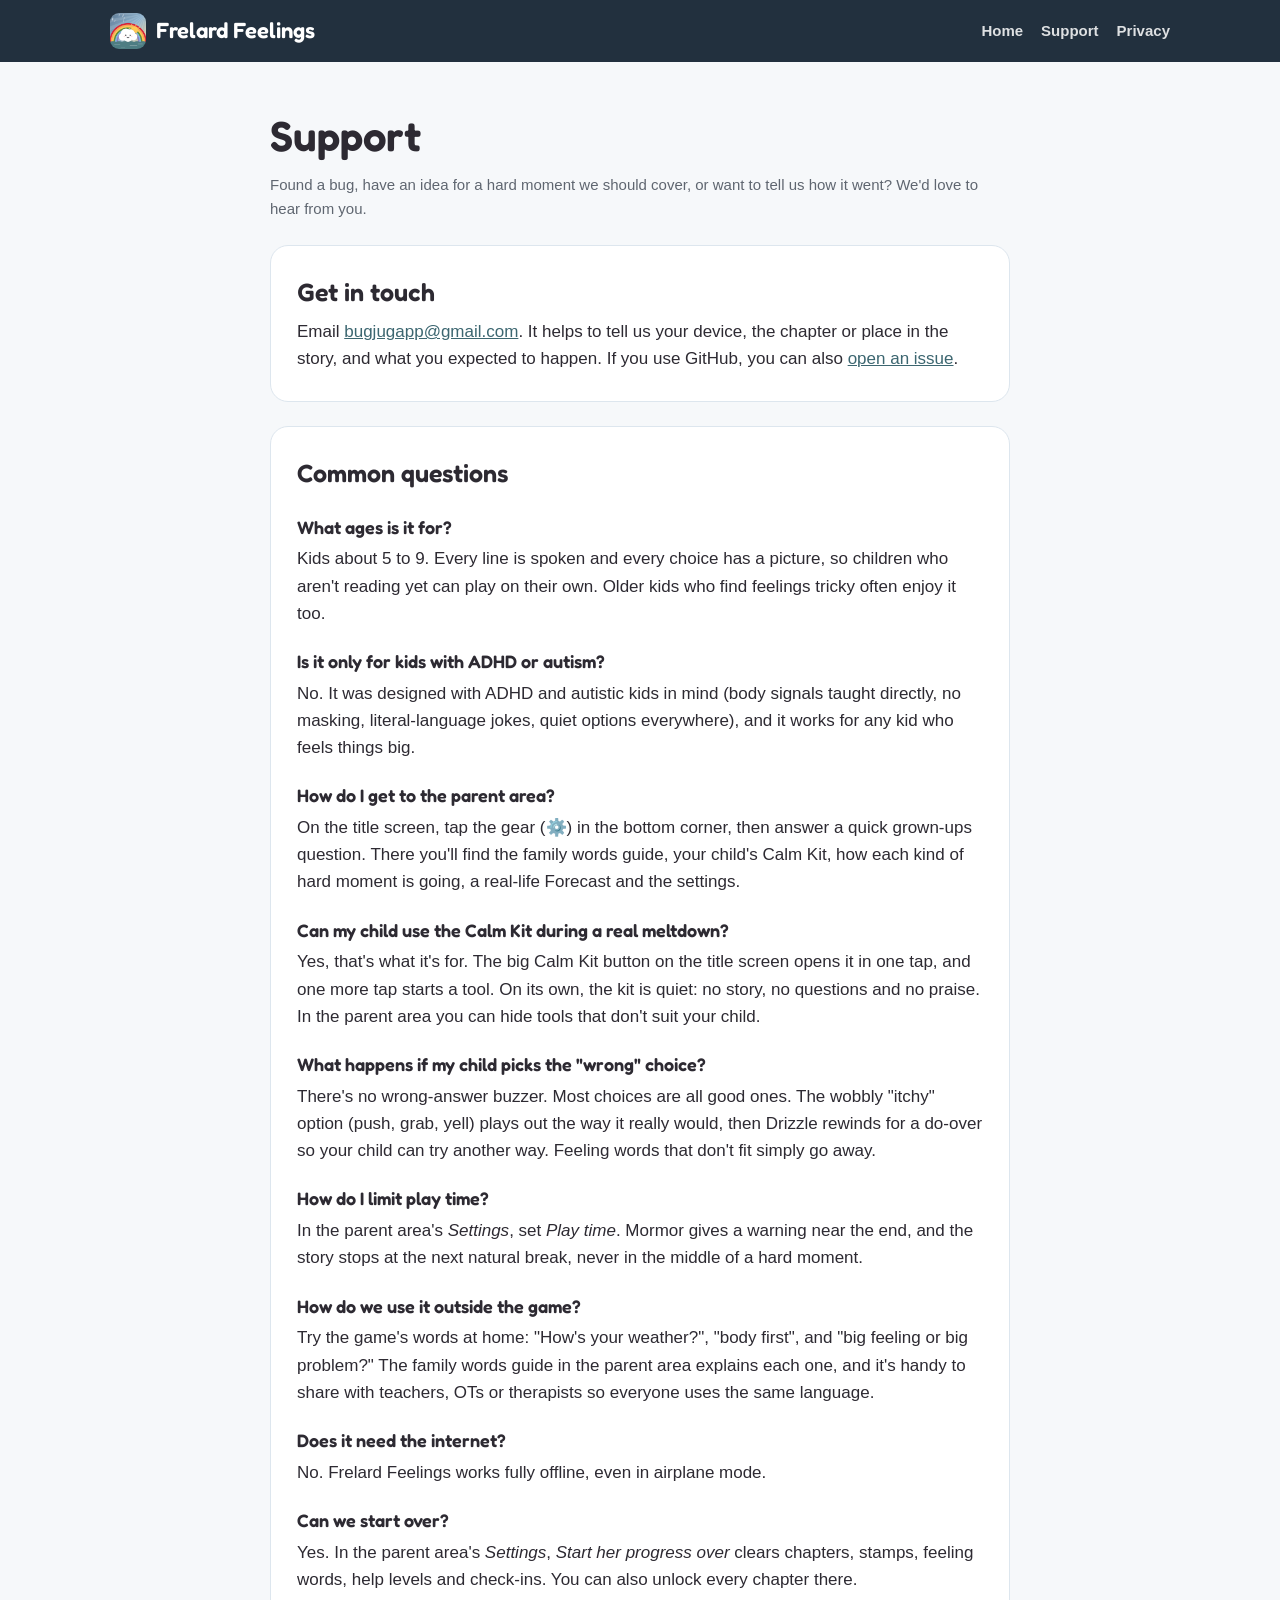
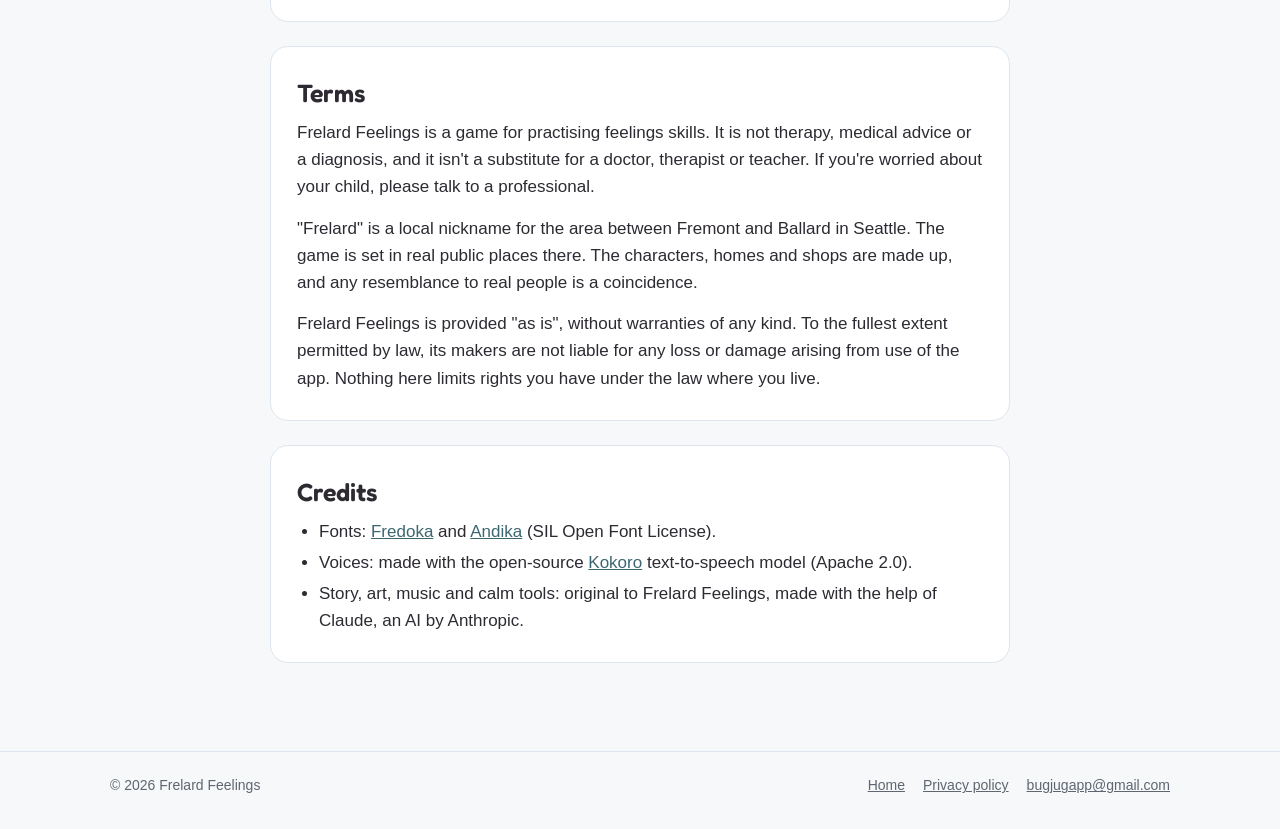
<file: support.html>
<!DOCTYPE html>
<html lang="en">
<head>
  <meta charset="utf-8">
  <meta name="viewport" content="width=device-width, initial-scale=1">
  <title>Frelard Feelings Support</title>
  <meta name="description" content="Help with Frelard Feelings: the parent area, the Calm Kit, play windows, using the game's words at home and school, and how to reach us.">
  <meta name="theme-color" content="#22303e">
  <link rel="icon" href="favicon.png">
  <link rel="apple-touch-icon" href="apple-touch-icon.png">
  <link rel="stylesheet" href="style.css">
</head>
<body>
<header class="bar">
  <div class="wrap">
    <a class="brand" href="./"><img src="img/icon.png" alt="">Frelard Feelings</a>
    <nav>
      <a class="wide" href="./">Home</a>
      <a href="support.html">Support</a>
      <a href="privacy.html">Privacy</a>
    </nav>
  </div>
</header>
<main class="doc">
  <h1>Support</h1>
  <p class="meta">Found a bug, have an idea for a hard moment we should cover, or want to tell us
    how it went? We'd love to hear from you.</p>

  <section id="contact">
    <h2>Get in touch</h2>
    <p>Email <a href="mailto:bugjugapp@gmail.com">bugjugapp@gmail.com</a>. It helps to tell us your
      device, the chapter or place in the story, and what you expected to happen. If you use GitHub,
      you can also <a href="https://github.com/frelardfeelings/frelardfeelings.github.io/issues/new">open an issue</a>.</p>
  </section>

  <section id="faq">
    <h2>Common questions</h2>

    <h3>What ages is it for?</h3>
    <p>Kids about 5 to 9. Every line is spoken and every choice has a picture, so children who
      aren't reading yet can play on their own. Older kids who find feelings tricky often enjoy it
      too.</p>

    <h3>Is it only for kids with ADHD or autism?</h3>
    <p>No. It was designed with ADHD and autistic kids in mind (body signals taught directly, no
      masking, literal-language jokes, quiet options everywhere), and it works for any kid who
      feels things big.</p>

    <h3>How do I get to the parent area?</h3>
    <p>On the title screen, tap the gear (⚙️) in the bottom corner, then answer a quick grown-ups
      question. There you'll find the family words guide, your child's Calm Kit, how each kind of
      hard moment is going, a real-life Forecast and the settings.</p>

    <h3>Can my child use the Calm Kit during a real meltdown?</h3>
    <p>Yes, that's what it's for. The big Calm Kit button on the title screen opens it in one tap,
      and one more tap starts a tool. On its own, the kit is quiet: no story, no questions and no
      praise. In the parent area you can hide tools that don't suit your child.</p>

    <h3>What happens if my child picks the "wrong" choice?</h3>
    <p>There's no wrong-answer buzzer. Most choices are all good ones. The wobbly "itchy" option
      (push, grab, yell) plays out the way it really would, then Drizzle rewinds for a do-over so
      your child can try another way. Feeling words that don't fit simply go away.</p>

    <h3>How do I limit play time?</h3>
    <p>In the parent area's <em>Settings</em>, set <em>Play time</em>. Mormor gives a warning near the
      end, and the story stops at the next natural break, never in the middle of a hard moment.</p>

    <h3>How do we use it outside the game?</h3>
    <p>Try the game's words at home: "How's your weather?", "body first", and "big feeling or big
      problem?" The family words guide in the parent area explains each one, and it's handy to
      share with teachers, OTs or therapists so everyone uses the same language.</p>

    <h3>Does it need the internet?</h3>
    <p>No. Frelard Feelings works fully offline, even in airplane mode.</p>

    <h3>Can we start over?</h3>
    <p>Yes. In the parent area's <em>Settings</em>, <em>Start her progress over</em> clears chapters,
      stamps, feeling words, help levels and check-ins. You can also unlock every chapter there.</p>
  </section>

  <section id="terms">
    <h2>Terms</h2>
    <p>Frelard Feelings is a game for practising feelings skills. It is not therapy, medical advice
      or a diagnosis, and it isn't a substitute for a doctor, therapist or teacher. If you're
      worried about your child, please talk to a professional.</p>
    <p>"Frelard" is a local nickname for the area between Fremont and Ballard in Seattle. The game
      is set in real public places there. The characters, homes and shops are made up, and any
      resemblance to real people is a coincidence.</p>
    <p>Frelard Feelings is provided "as is", without warranties of any kind. To the fullest extent
      permitted by law, its makers are not liable for any loss or damage arising from use of the
      app. Nothing here limits rights you have under the law where you live.</p>
  </section>

  <section id="credits">
    <h2>Credits</h2>
    <ul>
      <li>Fonts: <a href="https://github.com/hyperis/Fredoka">Fredoka</a> and
        <a href="https://software.sil.org/andika/">Andika</a> (SIL Open Font License).</li>
      <li>Voices: made with the open-source <a href="https://github.com/hexgrad/kokoro">Kokoro</a>
        text-to-speech model (Apache 2.0).</li>
      <li>Story, art, music and calm tools: original to Frelard Feelings, made with the help of
        Claude, an AI by Anthropic.</li>
    </ul>
  </section>
</main>
<footer>
  <div class="wrap">
    <span>© 2026 Frelard Feelings</span>
    <nav>
      <a href="./">Home</a>
      <a href="privacy.html">Privacy policy</a>
      <a href="mailto:bugjugapp@gmail.com">bugjugapp@gmail.com</a>
    </nav>
  </div>
</footer>
</body>
</html>
</file>
<file: style.css>
/* Frelard Feelings: Seattle rain-grey sky, lamp yellow, canal teal and maple red (the app's own palette). */
@font-face {
  font-family: "Fredoka";
  src: url(fonts/Fredoka-Variable.ttf) format("truetype");
  font-weight: 300 700;
  font-display: swap;
}
:root {
  --slate: #34495e;
  --slate-deep: #22303e;
  --rainy: #5e7a94;
  --sky: #7fb7e6;
  --lamp: #ffe3a3;
  --porch: #ffc857;
  --maple: #d7263d;
  --maple-dark: #9e1b2c;
  --canal: #4f7c82;
  --violet: #8e7dbe;
  --bg: #f6f8fa;
  --card: #ffffff;
  --ink: #2d2a32;
  --muted: #5f6670;
  --soft: #e7eef4;
  --line: #dde6ee;
  --link: #3c6670;
}
@media (prefers-color-scheme: dark) {
  :root {
    --bg: #141c25;
    --card: #1c2733;
    --ink: #eef2f5;
    --muted: #a9b4c0;
    --soft: #1f2d3b;
    --line: #2b3a4a;
    --link: #ffc857;
  }
}
* { box-sizing: border-box; }
html { -webkit-text-size-adjust: 100%; scroll-behavior: smooth; }
@media (prefers-reduced-motion: reduce) { html { scroll-behavior: auto; } }
body {
  margin: 0;
  background: var(--bg);
  color: var(--ink);
  font: 17px/1.6 ui-rounded, "SF Pro Rounded", -apple-system, BlinkMacSystemFont, "Segoe UI", Roboto, Helvetica, Arial, sans-serif;
}
h1, h2, h3, .brand, .kicker { font-family: "Fredoka", ui-rounded, sans-serif; }
img { max-width: 100%; display: block; }
a { color: var(--link); }
.wrap { max-width: 1100px; margin: 0 auto; padding: 0 20px; }

/* Top bar */
.bar { background: var(--slate-deep); color: #fff; }
.bar .wrap { display: flex; align-items: center; justify-content: space-between; gap: 12px; height: 62px; }
.brand { display: flex; align-items: center; gap: 10px; color: #fff; text-decoration: none; font-weight: 600; font-size: 22px; }
.brand img { width: 36px; height: 36px; border-radius: 9px; }
.bar nav { display: flex; gap: 18px; font-size: 15px; }
.bar nav a { color: #fff; opacity: .85; text-decoration: none; font-weight: 600; }
.bar nav a:hover { opacity: 1; text-decoration: underline; }

/* Hero: a soft rainy Seattle sky, with a little rain */
.hero {
  color: #fff; padding: 48px 0 56px; overflow: hidden; position: relative;
  background:
    repeating-linear-gradient(105deg, transparent 0 46px, rgba(255,255,255,.07) 46px 47px, transparent 47px 93px),
    radial-gradient(60% 40% at 18% 0%, rgba(255,255,255,.18), transparent 70%),
    radial-gradient(50% 35% at 80% 6%, rgba(255,255,255,.14), transparent 70%),
    linear-gradient(180deg, var(--slate-deep) 0%, var(--slate) 45%, var(--rainy) 100%);
}
.hero .wrap { display: grid; grid-template-columns: 1fr 1.25fr; gap: 44px; align-items: center; }
.hero-icon { width: 92px; height: 92px; border-radius: 22px; box-shadow: 0 8px 28px rgba(0,0,0,.4); margin-bottom: 18px; }
.hero h1 { font-size: clamp(38px, 5.6vw, 58px); line-height: 1.04; margin: 0 0 14px; font-weight: 600; }
.hero h1 em { font-style: normal; color: var(--lamp); }
.hero p { font-size: 19px; opacity: .94; margin: 0 0 26px; max-width: 32em; }
.cta { display: flex; flex-wrap: wrap; gap: 12px; align-items: center; }
.badge {
  display: inline-flex; align-items: center; gap: 10px; background: #000; color: #fff; min-height: 56px;
  border: 1px solid #555; border-radius: 12px; padding: 9px 18px; text-decoration: none; font-weight: 700;
}
.badge small { display: block; font-size: 11px; font-weight: 500; opacity: .8; line-height: 1.1; }
.badge span { line-height: 1.15; }
.note { font-size: 14px; opacity: .85; flex-basis: 100%; }
.device {
  background: #0c1117; border-radius: 30px; padding: 10px; box-shadow: 0 22px 60px rgba(0,0,0,.45);
  border: 1px solid rgba(255,255,255,.12);
}
.device img { border-radius: 21px; width: 100%; }

/* Pills */
.pills { list-style: none; padding: 0; margin: 48px 0 0; display: grid; grid-template-columns: repeat(auto-fit, minmax(220px, 1fr)); gap: 14px; }
.pills li { background: var(--card); border: 1px solid var(--line); border-radius: 18px; padding: 18px 20px; }
.pills strong { display: block; font-size: 18px; }
.pills .e { font-size: 26px; display: block; margin-bottom: 4px; }

/* The six weathers */
.weathers { margin: 56px 0 0; text-align: center; }
.weathers h2 { font-size: 36px; margin: 0 0 8px; font-weight: 600; }
.weathers > p { color: var(--muted); max-width: 40em; margin: 0 auto 24px; }
.weathers ul { list-style: none; padding: 0; margin: 0; display: grid; grid-template-columns: repeat(auto-fit, minmax(160px, 1fr)); gap: 12px; text-align: left; }
.weathers li { background: var(--card); border: 1px solid var(--line); border-radius: 18px; padding: 14px 16px; }
.weathers li strong { display: block; font-family: "Fredoka", ui-rounded, sans-serif; font-size: 19px; font-weight: 600; }
.weathers li .e { font-size: 28px; }

/* Feature rows: copy beside one landscape screenshot */
.feature { display: grid; grid-template-columns: 1fr 1.3fr; gap: 48px; align-items: center; padding: 64px 0; border-bottom: 1px solid var(--line); }
.feature.flip > figure { order: -1; }
.feature h2 { font-size: 36px; line-height: 1.12; margin: 0 0 12px; font-weight: 600; }
.kicker { color: var(--canal); font-weight: 600; letter-spacing: .08em; text-transform: uppercase; font-size: 15px; margin: 0 0 6px; }
@media (prefers-color-scheme: dark) { .kicker { color: var(--porch); } }
.feature ul { padding-left: 20px; margin: 12px 0 0; }
.feature li { margin-bottom: 8px; }
.feature figure { margin: 0; display: grid; gap: 14px; }
.shot { border-radius: 18px; border: 1px solid var(--line); box-shadow: 0 12px 34px rgba(34,48,62,.18); width: 100%; }
.shot.small { width: 78%; justify-self: end; margin-top: -18%; position: relative; border: 4px solid var(--bg); }

/* The video and its four steps */
.watch { margin: 16px 0 0; font-size: 17px; }
.watch a { color: var(--lamp); font-weight: 700; }
.ad { padding: 56px 0 8px; }
.ad-head { text-align: center; margin-bottom: 20px; }
.ad h2 { font-size: 36px; line-height: 1.12; margin: 0; font-weight: 600; }
.ad video { width: 100%; max-width: 960px; height: auto; aspect-ratio: 16 / 9; margin: 0 auto; display: block; border-radius: 22px; background: var(--slate-deep); box-shadow: 0 18px 48px rgba(34,48,62,.3); }
.steps { list-style: none; padding: 0; margin: 26px auto 0; max-width: 960px; display: grid; grid-template-columns: repeat(4, minmax(0, 1fr)); gap: 16px; counter-reset: step; }
.steps li { font-size: 15px; line-height: 1.45; color: var(--muted); counter-increment: step; }
.steps img { width: 100%; aspect-ratio: 16 / 9; object-fit: cover; border-radius: 12px; border: 1px solid var(--line); margin-bottom: 8px; }
.steps strong { display: block; color: var(--ink); font-size: 17px; font-family: "Fredoka", ui-rounded, sans-serif; font-weight: 600; }
.steps strong::before { content: counter(step) ". "; color: var(--maple); }

/* Grown-ups */
.grownups { padding: 64px 0 24px; }
.grownups h2 { font-size: 36px; margin: 0 0 8px; font-weight: 600; text-align: center; }
.grownups > p { text-align: center; max-width: 40em; margin: 0 auto 28px; color: var(--muted); }
.cards { display: grid; grid-template-columns: repeat(auto-fit, minmax(280px, 1fr)); gap: 16px; }
.card { background: var(--card); border: 1px solid var(--line); border-radius: 18px; padding: 22px 22px 10px; }
.card h3 { margin: 0 0 6px; font-size: 20px; font-weight: 600; }
.card p { margin: 0 0 12px; }

/* Closing */
.closing { background: var(--soft); border-radius: 28px; padding: 40px 28px; text-align: center; margin: 40px 0 64px; }
.closing h2 { font-size: 32px; margin: 0 0 8px; font-weight: 600; }
.closing p { margin: 0 auto 8px; max-width: 38em; }
.meta { color: var(--muted); font-size: 15px; margin: 0 0 12px; }

/* Document pages */
.doc { max-width: 780px; margin: 0 auto; padding: 40px 20px 64px; }
.doc h1 { font-size: 42px; margin: 0 0 4px; font-weight: 600; }
.doc section { background: var(--card); border: 1px solid var(--line); border-radius: 18px; padding: 26px 26px 14px; margin: 24px 0; }
.doc h2 { font-size: 25px; margin: 0 0 6px; font-weight: 600; }
.doc h3 { font-size: 18px; margin: 20px 0 4px; font-weight: 600; }
.doc p, .doc ul, .doc ol { margin: 0 0 14px; }
.doc ul, .doc ol { padding-left: 22px; }
.doc li { margin-bottom: 4px; }

footer { border-top: 1px solid var(--line); color: var(--muted); font-size: 14px; }
footer .wrap { display: flex; flex-wrap: wrap; gap: 8px 20px; justify-content: space-between; padding-top: 22px; padding-bottom: 32px; }
footer nav { display: flex; flex-wrap: wrap; gap: 6px 18px; }
footer a { color: var(--muted); }
.fine { flex-basis: 100%; font-size: 12.5px; }

@media (max-width: 820px) {
  .bar nav { gap: 12px; font-size: 14px; }
  .bar nav .wide { display: none; }
  .hero { padding: 32px 0 40px; }
  .hero .wrap { grid-template-columns: 1fr; gap: 28px; }
  .device { border-radius: 20px; padding: 6px; }
  .device img { border-radius: 15px; }
  .feature { grid-template-columns: 1fr; gap: 24px; padding: 44px 0; }
  .feature.flip > figure { order: 0; }
  .feature h2, .grownups h2, .weathers h2, .ad h2 { font-size: 29px; }
  .ad { padding-top: 40px; }
  .ad video { border-radius: 14px; }
  .steps { grid-template-columns: repeat(2, minmax(0, 1fr)); }
  .doc section { padding: 20px 18px 8px; }
}

/* Grid children may shrink below their content's width (long words, big images). */
.hero .wrap > *, .feature > *, .cards > *, .pills > *, .weathers li, .steps > * { min-width: 0; }
.hero h1 { overflow-wrap: break-word; }
</file>
